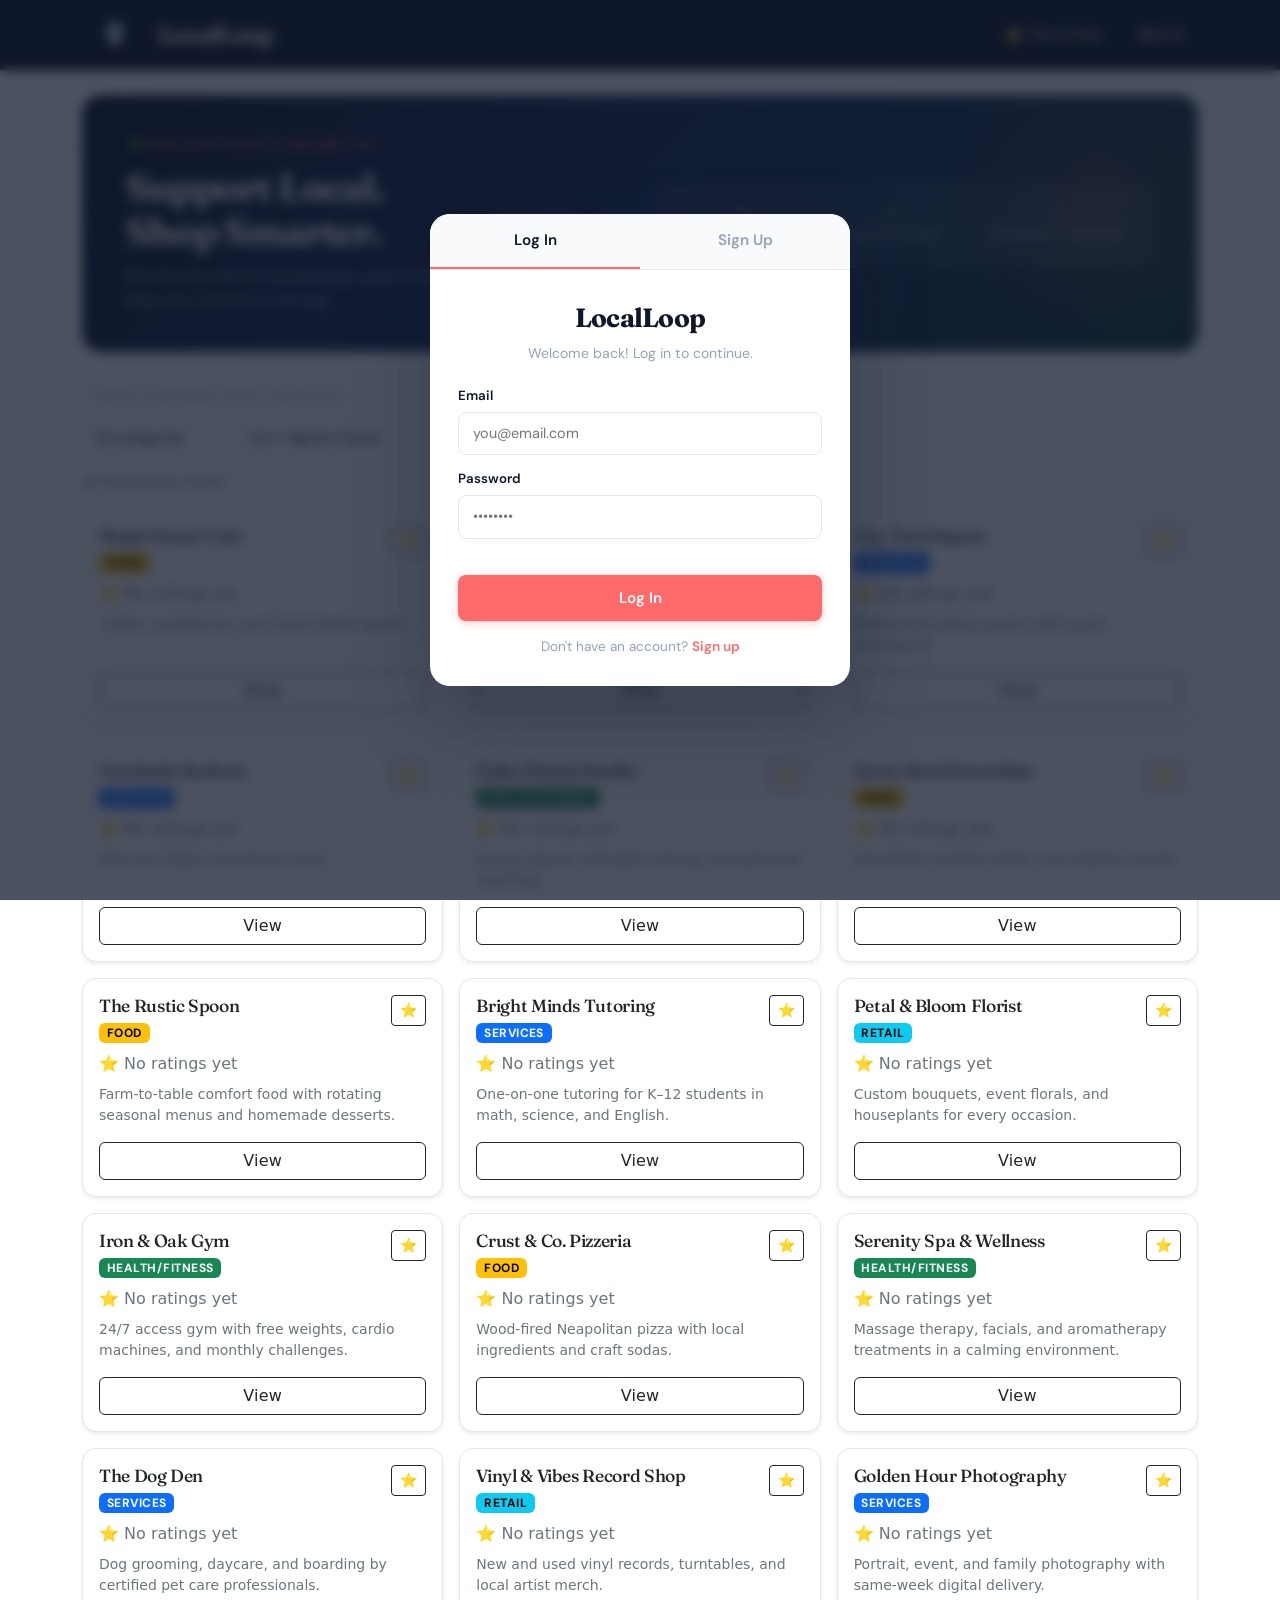
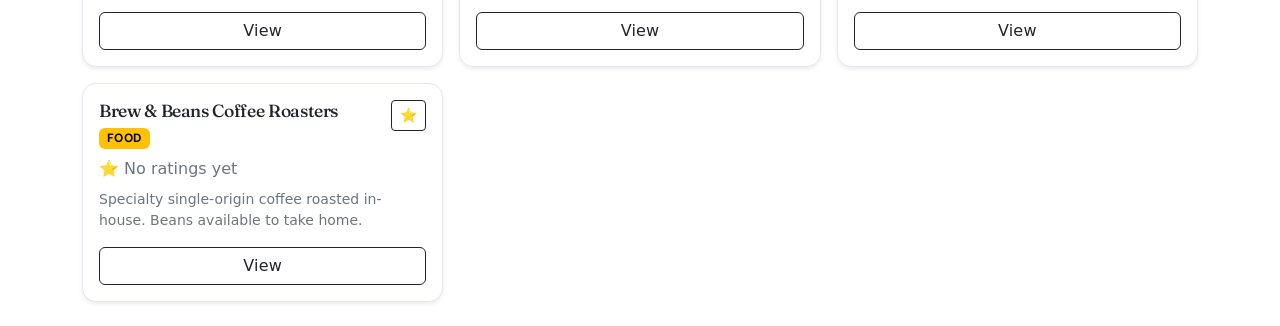
<file: LocalLoop/index.html>
<!doctype html>
<html lang="en">

<head>
  <meta charset="utf-8" />
  <meta name="viewport" content="width=device-width, initial-scale=1" />
  <title>LocalLoop | Discover Local Businesses</title>

  <link rel="stylesheet" href="styles.css" />
  <link href="https://cdn.jsdelivr.net/npm/bootstrap@5.3.3/dist/css/bootstrap.min.css" rel="stylesheet" />
</head>

<body>
  <nav class="navbar navbar-expand-lg border-bottom sticky-top">
    <div class="container">
      <a class="navbar-brand fw-bold" href="index.html">
        <img class="brand-logo" src="assets/logo.png" alt="LocalLoop logo" />
        LocalLoop
      </a>

      <div class="d-flex gap-2">
        <a class="btn btn-outline-brand" href="favorites.html">⭐ Favorites</a>
        <a class="btn btn-outline-brand" href="about.html">About</a>
      </div>
    </div>
  </nav>

  <main class="container my-4">

    <!-- banner with live stats pulled from localStorage -->
    <section class="browse-hero mb-4">
      <div class="browse-hero-inner">
        <div class="browse-hero-text">
          <div class="browse-hero-eyebrow">🌿 Discover What's Around You</div>
          <h1 class="browse-hero-title">Support Local.<br>Shop Smarter.</h1>
          <p class="browse-hero-sub">Browse top-rated local businesses, grab exclusive deals, and keep your community thriving.</p>
        </div>
        <!-- stat numbers get filled in by the script at the bottom -->
        <div class="browse-hero-stats">
          <div class="browse-stat">
            <div class="browse-stat-num" id="statBusinesses">0</div>
            <div class="browse-stat-label">Local Businesses</div>
          </div>
          <div class="browse-stat-divider"></div>
          <div class="browse-stat">
            <div class="browse-stat-num" id="statDeals">0</div>
            <div class="browse-stat-label">Active Deals</div>
          </div>
          <div class="browse-stat-divider"></div>
          <div class="browse-stat">
            <div class="browse-stat-num" id="statReviews">0</div>
            <div class="browse-stat-label">Community Reviews</div>
          </div>
        </div>
      </div>
    </section>

    <!-- search + filter bar -->
    <div class="d-flex flex-wrap gap-2 align-items-center mb-3">
      <input id="searchInput" class="form-control flex-grow-1 minw-240"
        placeholder="Search businesses (name, keywords)..." />

      <select id="categorySelect" class="form-select w-auto">
        <option value="All">All categories</option>
        <option value="Food">Food</option>
        <option value="Retail">Retail</option>
        <option value="Services">Services</option>
        <option value="Health/Fitness">Health/Fitness</option>
      </select>

      <select id="sortSelect" class="form-select w-auto">
        <option value="rating_desc">Sort: Highest Rated</option>
        <option value="reviews_desc">Sort: Most Reviewed</option>
        <option value="az">Sort: A → Z</option>
        <option value="za">Sort: Z → A</option>
      </select>
    </div>

    <div id="statusLine" class="text-secondary small mb-3"></div>

    <!-- business cards go here, rendered by index.js -->
    <div id="businessGrid" class="row g-3"></div>
  </main>

  <script src="data.js"></script>
  <script src="storage.js"></script>
  <script src="common.js"></script>
  <script src="index.js"></script>
  <script>
    // fill in the hero stat numbers from real data
    (function() {
      const businesses = getBusinesses();
      const reviewsMap = getReviewsMap();
      const activeDeals = businesses.filter(b => isDealActive(b.deal)).length;
      const totalReviews = Object.values(reviewsMap).reduce((sum, arr) => sum + arr.length, 0);
      document.getElementById("statBusinesses").textContent = businesses.length;
      document.getElementById("statDeals").textContent = activeDeals;
      document.getElementById("statReviews").textContent = totalReviews;
    })();
  </script>
  <script src="auth.js"></script>
</body>

</html>
</file>
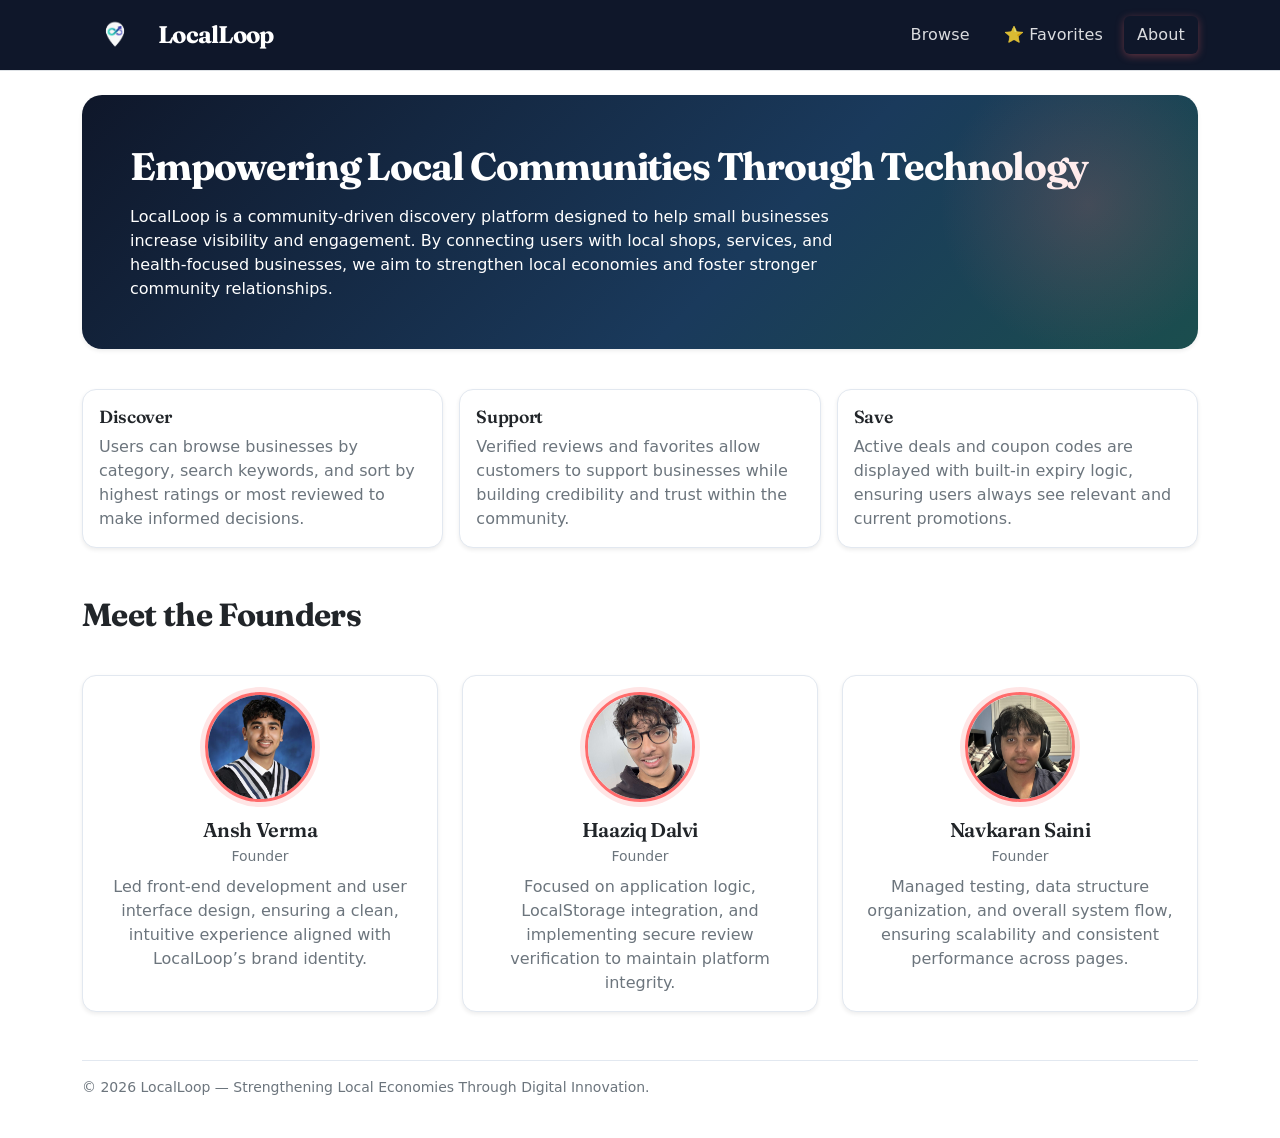
<file: LocalLoop/about.html>
<!doctype html>
<html lang="en">

<head>
  <meta charset="utf-8" />
  <meta name="viewport" content="width=device-width, initial-scale=1" />
  <title>LocalLoop | About</title>

  <link rel="stylesheet" href="styles.css" />
  <link href="https://cdn.jsdelivr.net/npm/bootstrap@5.3.3/dist/css/bootstrap.min.css" rel="stylesheet" />
</head>

<body>
  <nav class="navbar navbar-expand-lg border-bottom sticky-top">
    <div class="container">
      <a class="navbar-brand fw-bold" href="index.html">
        <img class="brand-logo" src="assets/logo.png" alt="LocalLoop logo" />
        LocalLoop
      </a>

      <div class="d-flex gap-2">
        <a class="btn btn-outline-brand" href="index.html">Browse</a>
        <a class="btn btn-outline-brand" href="favorites.html">⭐ Favorites</a>
        <a class="btn btn-brand" href="about.html">About</a>
      </div>
    </div>
  </nav>

  <main class="container my-4">

    <!-- hero -->
    <section class="p-4 p-md-5 hero shadow-sm">
      <h1 class="fw-bold mb-3">Empowering Local Communities Through Technology</h1>
      <p class="mb-0" style="max-width: 75ch;">
        LocalLoop is a community-driven discovery platform designed to help small businesses
        increase visibility and engagement. By connecting users with local shops, services,
        and health-focused businesses, we aim to strengthen local economies and foster
        stronger community relationships.
      </p>
    </section>

    <!-- feature cards -->
    <section class="row g-3 mt-4">
      <div class="col-12 col-md-4">
        <div class="card h-100 shadow-sm">
          <div class="card-body">
            <h5 class="card-title fw-semibold">Discover</h5>
            <p class="text-secondary mb-0">
              Users can browse businesses by category, search keywords, and sort by highest
              ratings or most reviewed to make informed decisions.
            </p>
          </div>
        </div>
      </div>

      <div class="col-12 col-md-4">
        <div class="card h-100 shadow-sm">
          <div class="card-body">
            <h5 class="card-title fw-semibold">Support</h5>
            <p class="text-secondary mb-0">
              Verified reviews and favorites allow customers to support businesses while
              building credibility and trust within the community.
            </p>
          </div>
        </div>
      </div>

      <div class="col-12 col-md-4">
        <div class="card h-100 shadow-sm">
          <div class="card-body">
            <h5 class="card-title fw-semibold">Save</h5>
            <p class="text-secondary mb-0">
              Active deals and coupon codes are displayed with built-in expiry logic,
              ensuring users always see relevant and current promotions.
            </p>
          </div>
        </div>
      </div>
    </section>

    <!-- team -->
    <section class="mt-5">
      <div class="d-flex align-items-end justify-content-between flex-wrap gap-2">
        <h2 class="fw-bold mb-0">Meet the Founders</h2>
      </div>

      <div class="row g-4 mt-3">

        <!-- Ansh -->
        <div class="col-12 col-md-4">
          <div class="card h-100 shadow-sm text-center">
            <div class="card-body">
              <img src="assets/team1.jpg" class="team-img mb-3" alt="Ansh Verma">
              <h5 class="fw-semibold mb-1">Ansh Verma</h5>
              <div class="text-secondary small mb-2">Founder</div>
              <p class="text-secondary mb-0">
                Led front-end development and user interface design, ensuring a clean,
                intuitive experience aligned with LocalLoop’s brand identity.
              </p>
            </div>
          </div>
        </div>

        <!-- Haaziq -->
        <div class="col-12 col-md-4">
          <div class="card h-100 shadow-sm text-center">
            <div class="card-body">
              <img src="assets/team2.jpg" class="team-img mb-3" alt="Haaziq Dalvi">
              <h5 class="fw-semibold mb-1">Haaziq Dalvi</h5>
              <div class="text-secondary small mb-2">Founder</div>
              <p class="text-secondary mb-0">
                Focused on application logic, LocalStorage integration, and implementing
                secure review verification to maintain platform integrity.
              </p>
            </div>
          </div>
        </div>

        <!-- Navkaran -->
        <div class="col-12 col-md-4">
          <div class="card h-100 shadow-sm text-center">
            <div class="card-body">
              <img src="assets/team3.jpg" class="team-img mb-3" alt="Navkaran Saini">
              <h5 class="fw-semibold mb-1">Navkaran Saini</h5>
              <div class="text-secondary small mb-2">Founder</div>
              <p class="text-secondary mb-0">
                Managed testing, data structure organization, and overall system flow,
                ensuring scalability and consistent performance across pages.
              </p>
            </div>
          </div>
        </div>

      </div>
    </section>

    <!-- footer -->
    <footer class="text-secondary small mt-5 pb-3">
      © <span id="year"></span> LocalLoop — Strengthening Local Economies Through Digital Innovation.
    </footer>

  </main>

  <script>
    document.getElementById("year").textContent = new Date().getFullYear();
  </script>
  <script src="auth.js"></script>

</body>

</html>
</file>
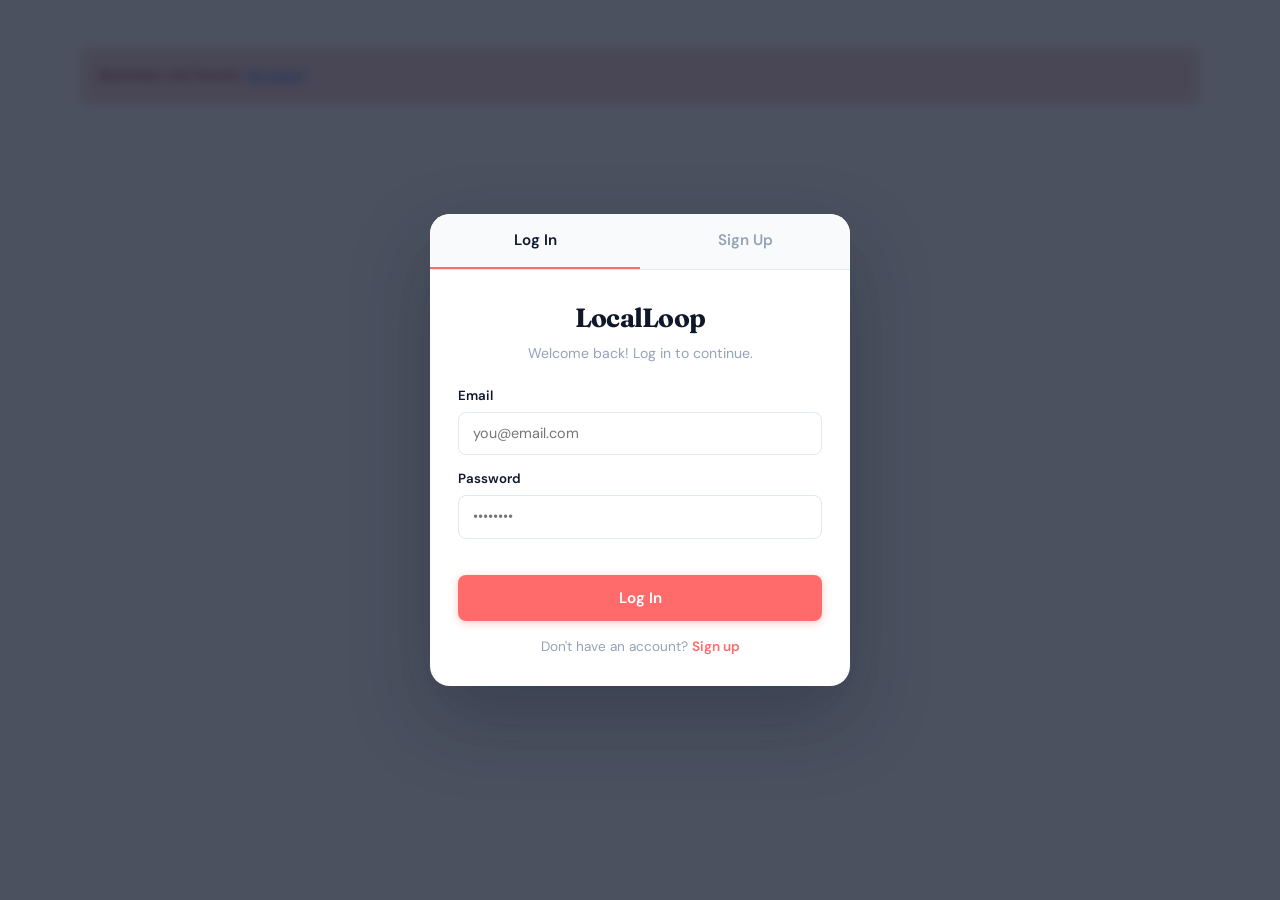
<file: LocalLoop/business.html>
<!doctype html>
<html lang="en">

<head>
  <meta charset="utf-8" />
  <meta name="viewport" content="width=device-width, initial-scale=1" />
  <title>LocalLoop | Business</title>

  <link rel="stylesheet" href="styles.css" />
  <link href="https://cdn.jsdelivr.net/npm/bootstrap@5.3.3/dist/css/bootstrap.min.css" rel="stylesheet" />
</head>

<body>
  <nav class="navbar navbar-expand-lg border-bottom sticky-top">
    <div class="container">
      <a class="navbar-brand fw-bold" href="index.html">
        <img class="brand-logo" src="assets/logo.png" alt="LocalLoop logo" />
        LocalLoop
      </a>

      <div class="d-flex gap-2">
        <a class="btn btn-outline-brand" href="index.html">Browse</a>
        <a class="btn btn-outline-brand" href="favorites.html">⭐ Favorites</a>
        <a class="btn btn-outline-brand" href="about.html">About</a>
      </div>
    </div>
  </nav>

  <main class="container my-4">
    <a href="index.html" class="text-decoration-none">&larr; Back to browse</a>

    <!-- business name, category badge, rating, and favorite button -->
    <div class="d-flex flex-wrap justify-content-between align-items-start gap-3 mt-3">
      <div>
        <h1 id="bizName" class="mb-1"></h1>
        <div class="d-flex flex-wrap gap-2 align-items-center">
          <span id="bizCategory" class="badge text-bg-secondary"></span>
          <span id="bizRating" class="text-secondary"></span>
        </div>
      </div>

      <button id="favBtn" class="btn btn-outline-brand">⭐ Favorite</button>
    </div>

    <div class="row g-3 mt-2">

      <!-- left column: info, deal, and reviews -->
      <div class="col-12 col-lg-7">
        <div class="card shadow-sm">
          <div class="card-body">
            <h5 class="card-title">Business Info</h5>
            <p id="bizDesc" class="mb-2"></p>
            <div class="small text-secondary">
              <div><strong>Address:</strong> <span id="bizAddress"></span></div>
              <div><strong>Phone:</strong> <span id="bizPhone"></span></div>
              <div><strong>Hours:</strong> <span id="bizHours"></span></div>
            </div>
          </div>
        </div>

        <!-- deal card is hidden by default, shown only if the deal is still active -->
        <div id="dealCard" class="card mt-3 shadow-sm d-none">
          <div class="card-body">
            <h5 class="card-title">Deal / Coupon</h5>
            <div class="d-flex flex-wrap gap-2 align-items-center">
              <span id="dealTitle" class="badge text-bg-success"></span>
              <span class="coupon-code">Code: <strong id="dealCode"></strong></span>
              <span class="text-secondary small">Expires: <span id="dealExpiry"></span></span>
            </div>
          </div>
        </div>

        <div class="card mt-3 shadow-sm">
          <div class="card-body">
            <h5 class="card-title">Reviews</h5>
            <div id="reviewsList" class="vstack gap-2"></div>
            <div id="noReviews" class="text-secondary small d-none mt-2">
              No reviews yet. Be the first!
            </div>
          </div>
        </div>
      </div>

      <!-- right column: review submission form -->
      <div class="col-12 col-lg-5">
        <div class="card shadow-sm">
          <div class="card-body">
            <h5 class="card-title">Leave a Review</h5>

            <div id="formMsg" class="alert d-none" role="alert"></div>

            <label class="form-label mt-2">Rating (1–5)</label>
            <select id="ratingInput" class="form-select">
              <option value="">Choose...</option>
              <option>5</option>
              <option>4</option>
              <option>3</option>
              <option>2</option>
              <option>1</option>
            </select>

            <label class="form-label mt-3">Comment</label>
            <textarea id="commentInput" class="form-control" rows="4"
              placeholder="What was your experience like?"></textarea>

            <!-- math captcha to cut down on spam -->
            <div class="mt-3 p-3 border rounded">
              <div class="small text-secondary mb-2">
                Verification step (anti-bot): answer the question below.
              </div>
              <div class="d-flex flex-wrap gap-2 align-items-center">
                <span id="captchaQuestion" class="badge text-bg-dark"></span>
                <input id="captchaInput" class="form-control w-auto" placeholder="Answer" />
                <button id="newCaptchaBtn" class="btn btn-outline-secondary btn-sm">New</button>
              </div>
            </div>

            <button id="submitReviewBtn" class="btn btn-brand mt-3 w-100">
              Submit Review
            </button>
          </div>
        </div>
      </div>
    </div>
  </main>

  <script src="data.js"></script>
  <script src="storage.js"></script>
  <script src="common.js"></script>
  <script src="business.js"></script>
  <script src="auth.js"></script>
</body>

</html>
</file>
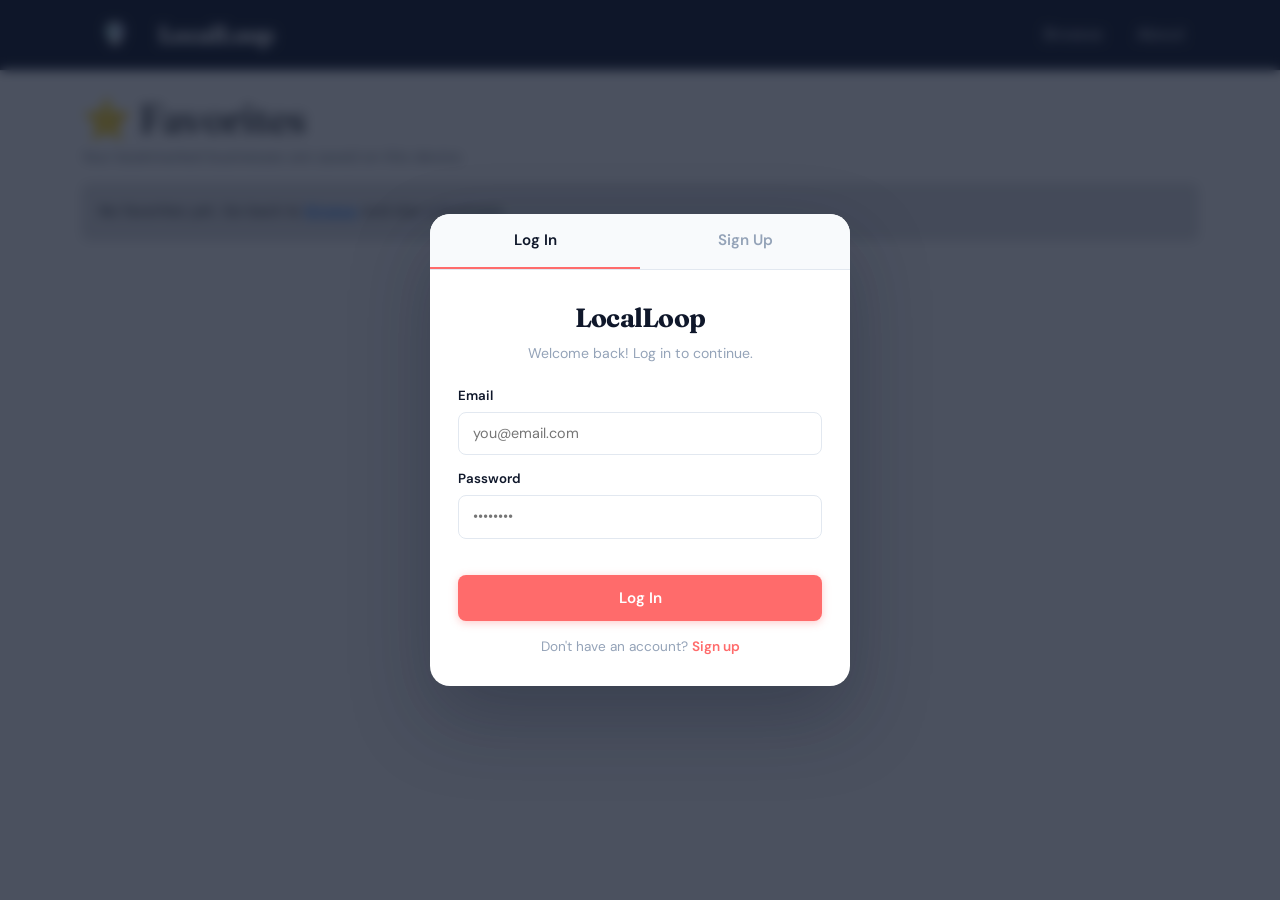
<file: LocalLoop/favorites.html>
<!doctype html>
<html lang="en">

<head>
  <meta charset="utf-8" />
  <meta name="viewport" content="width=device-width, initial-scale=1" />
  <title>LocalLoop | Favorites</title>

  <link rel="stylesheet" href="styles.css" />
  <link href="https://cdn.jsdelivr.net/npm/bootstrap@5.3.3/dist/css/bootstrap.min.css" rel="stylesheet" />
</head>

<body>
  <nav class="navbar navbar-expand-lg border-bottom sticky-top">
    <div class="container">
      <a class="navbar-brand fw-bold" href="index.html">
        <img class="brand-logo" src="assets/logo.png" alt="LocalLoop logo" />
        LocalLoop
      </a>

      <div class="d-flex gap-2">
        <a class="btn btn-outline-brand" href="index.html">Browse</a>
        <a class="btn btn-outline-brand" href="about.html">About</a>
      </div>
    </div>
  </nav>

  <main class="container my-4">
    <h1 class="mb-1">⭐ Favorites</h1>
    <div class="text-secondary small mb-3">
      Your bookmarked businesses are saved on this device.
    </div>

    <!-- shown only when there are no saved businesses -->
    <div id="emptyState" class="alert alert-secondary d-none">
      No favorites yet. Go back to <a href="index.html">Browse</a> and star a business.
    </div>

    <!-- favorites.js fills this in, grouped by category -->
    <div id="favGrid" class="row g-3"></div>
  </main>

  <script src="data.js"></script>
  <script src="storage.js"></script>
  <script src="common.js"></script>
  <script src="favorites.js"></script>
  <script src="auth.js"></script>
</body>

</html>
</file>
<file: LocalLoop/styles.css>
/* localloop brand variables */
/* DM Sans for body text, Fraunces for headings — loaded from Google Fonts */
@import url('https://fonts.googleapis.com/css2?family=DM+Sans:ital,opsz,wght@0,9..40,300;0,9..40,400;0,9..40,500;0,9..40,600;0,9..40,700;1,9..40,400&family=Fraunces:ital,opsz,wght@0,9..144,400;0,9..144,600;0,9..144,700;1,9..144,400&display=swap');

:root {
  --midnight: #0F172A;
  --midnight-700: #1E293B;
  --midnight-600: #334155;
  --coral: #FF6B6B;
  --coral-dark: #e85555;
  --coral-soft: #FFE5E5;
  --bg: #F8FAFC;
  --text-dark: #0F172A;
  --text-mid: #475569;
  --text-light: #94A3B8;
  --white: #ffffff;
  --radius: 14px;
  --radius-sm: 8px;
}

/* global */
*,
*::before,
*::after {
  box-sizing: border-box;
}

body {
  background-color: var(--bg);
  color: var(--text-dark);
  font-family: "DM Sans", system-ui, sans-serif;
  font-size: 15px;
  line-height: 1.6;
  -webkit-font-smoothing: antialiased;
}

h1,
h2,
h3,
h4,
h5,
h6 {
  font-family: "Fraunces", serif;
  font-weight: 700;
  letter-spacing: -0.02em;
}

a {
  text-decoration: none;
  transition: color 0.15s ease;
}

/* navbar */
.navbar {
  background: var(--midnight) !important;
  box-shadow: 0 1px 0 rgba(255, 255, 255, 0.06);
}

.navbar .navbar-brand {
  color: var(--white) !important;
  font-family: "Fraunces", serif;
  font-weight: 700;
  font-size: 1.5rem;
  display: flex;
  align-items: center;
  gap: 10px;
  letter-spacing: -0.03em;
  transition: opacity 0.15s ease;
}

.navbar .navbar-brand:hover {
  opacity: 0.85;
  color: var(--white) !important;
}

.navbar a {
  color: rgba(255, 255, 255, 0.85) !important;
  transition: color 0.15s ease;
}

.navbar a:hover {
  color: var(--coral) !important;
}

/* logo size */
.brand-logo {
  height: 44px;
  width: auto;
}

/* buttons */
.btn {
  font-family: "DM Sans", sans-serif;
  font-weight: 500;
  border-radius: var(--radius-sm);
  transition: all 0.18s ease;
  letter-spacing: 0.01em;
}

.btn-brand {
  background-color: var(--coral);
  border: none;
  color: var(--white);
  font-weight: 600;
  box-shadow: 0 2px 8px rgba(255, 107, 107, 0.35);
}

.btn-brand:hover {
  background-color: var(--coral-dark);
  color: var(--white);
  box-shadow: 0 4px 14px rgba(255, 107, 107, 0.45);
  transform: translateY(-1px);
}

.btn-brand:active {
  transform: translateY(0);
}

.btn-outline-brand {
  border: 1.5px solid rgba(255, 255, 255, 0.4);
  color: var(--white) !important;
  background: transparent;
}

.btn-outline-brand:hover {
  background-color: rgba(255, 107, 107, 0.15);
  border-color: var(--coral);
  color: var(--coral) !important;
}

/* view button on cards */
.btn-outline-dark {
  border: 1.5px solid #CBD5E1;
  color: var(--text-dark);
  background: transparent;
  font-weight: 500;
}

.btn-outline-dark:hover {
  background-color: var(--midnight);
  border-color: var(--midnight);
  color: var(--white);
  transform: translateY(-1px);
}

.btn-dark {
  background-color: var(--coral);
  border-color: var(--coral);
  color: var(--white);
}

.btn-dark:hover {
  background-color: var(--coral-dark);
  border-color: var(--coral-dark);
  color: var(--white);
}

/* hero section */
.hero {
  background: linear-gradient(135deg, var(--midnight) 0%, #1a3a5c 60%, #1b4e4e 100%);
  color: var(--white);
  border-radius: 20px;
  position: relative;
  overflow: hidden;
}

.hero::before {
  content: "";
  position: absolute;
  top: -40px;
  right: -40px;
  width: 300px;
  height: 300px;
  background: radial-gradient(circle, rgba(255, 107, 107, 0.18) 0%, transparent 70%);
  pointer-events: none;
}

.hero h1 {
  font-family: "Fraunces", serif;
  font-size: clamp(1.6rem, 4vw, 2.4rem);
  line-height: 1.2;
  letter-spacing: -0.03em;
}

/* cards */
.card {
  border: 1px solid #E2E8F0 !important;
  border-radius: var(--radius) !important;
  background: var(--white);
  transition: all 0.22s ease;
}

.card:hover {
  transform: translateY(-4px);
  box-shadow: 0 12px 32px rgba(15, 23, 42, 0.1) !important;
  border-color: #CBD5E1 !important;
}

.card-title {
  font-family: "Fraunces", serif;
  font-size: 1.1rem;
  letter-spacing: -0.02em;
  color: var(--text-dark);
}

/* search & filter bar */
.minw-240 {
  min-width: 240px;
}

input.form-control,
select.form-select,
textarea.form-control {
  border: 1.5px solid #E2E8F0;
  border-radius: var(--radius-sm);
  font-family: "DM Sans", sans-serif;
  font-size: 0.9rem;
  color: var(--text-dark);
  background: var(--white);
  transition: border-color 0.15s ease, box-shadow 0.15s ease;
}

input.form-control:focus,
select.form-select:focus,
textarea.form-control:focus {
  border-color: var(--coral);
  box-shadow: 0 0 0 3px rgba(255, 107, 107, 0.15);
  outline: none;
}

input.form-control::placeholder {
  color: var(--text-light);
}

/* category badges */
.badge {
  font-family: "DM Sans", sans-serif;
  font-weight: 600;
  font-size: 0.72rem;
  letter-spacing: 0.04em;
  text-transform: uppercase;
  border-radius: 6px;
  padding: 3px 8px;
}

.text-bg-warning {
  background-color: #FEF3C7 !important;
  color: #92400E !important;
}

.text-bg-info {
  background-color: #E0F2FE !important;
  color: #075985 !important;
}

.text-bg-primary {
  background-color: #EEF2FF !important;
  color: #3730A3 !important;
}

.text-bg-success {
  background-color: #D1FAE5 !important;
  color: #065F46 !important;
}

.text-bg-secondary {
  background-color: #F1F5F9 !important;
  color: #475569 !important;
}

.text-bg-dark {
  background-color: var(--midnight) !important;
  color: var(--white) !important;
}

/* status line */
#statusLine {
  color: var(--text-light);
  font-size: 0.85rem;
  font-weight: 500;
}

/* deal section */
.coupon-code {
  font-family: "DM Sans", monospace;
  background: var(--coral-soft);
  color: var(--coral-dark);
  font-weight: 600;
  border-radius: 6px;
  padding: 3px 10px;
  font-size: 0.85rem;
  letter-spacing: 0.05em;
}

/* reviews */
#reviewsList .border {
  border: 1.5px solid #E2E8F0 !important;
  border-radius: var(--radius-sm);
  background: var(--bg);
}

/* team section */
.team-img {
  width: 110px;
  height: 110px;
  object-fit: cover;
  border-radius: 50%;
  border: 3px solid var(--coral);
  box-shadow: 0 0 0 5px var(--coral-soft);
}

/* footer */
footer {
  border-top: 1px solid #E2E8F0;
  padding-top: 16px;
  color: var(--text-light) !important;
  font-size: 0.83rem;
}

/* alerts */
.alert {
  border-radius: var(--radius-sm);
  font-size: 0.9rem;
  border: none;
}

.alert-success {
  background-color: #D1FAE5;
  color: #065F46;
}

.alert-warning {
  background-color: #FEF3C7;
  color: #92400E;
}

.alert-danger {
  background-color: #FFE5E5;
  color: #991B1B;
}

.alert-secondary {
  background-color: #F1F5F9;
  color: var(--text-mid);
}

/* verification / captcha box */
.border.rounded {
  border: 1.5px solid #E2E8F0 !important;
  border-radius: var(--radius-sm) !important;
  background: #F8FAFC;
}

/* back link */
main>a.text-decoration-none {
  color: var(--text-mid);
  font-size: 0.9rem;
  font-weight: 500;
  display: inline-flex;
  align-items: center;
  gap: 4px;
  transition: color 0.15s ease;
}

main>a.text-decoration-none:hover {
  color: var(--coral);
}

/* favorite button active state */
#favBtn.btn-dark {
  background: var(--coral-soft);
  border: 1.5px solid var(--coral);
  color: var(--coral);
  font-weight: 600;
}

#favBtn.btn-outline-dark {
  border: 1.5px solid #CBD5E1;
  color: var(--text-mid);
}

/* scrollbar (subtle) */
::-webkit-scrollbar {
  width: 6px;
}

::-webkit-scrollbar-track {
  background: transparent;
}

::-webkit-scrollbar-thumb {
  background: #CBD5E1;
  border-radius: 10px;
}

::-webkit-scrollbar-thumb:hover {
  background: var(--coral);
}

/* browse hero banner */
.browse-hero {
  background: linear-gradient(135deg, var(--midnight) 0%, #1a3a5c 55%, #1b4e4e 100%);
  border-radius: 20px;
  padding: 40px 44px;
  overflow: hidden;
  position: relative;
}

.browse-hero::after {
  content: "";
  position: absolute;
  bottom: -60px;
  right: -60px;
  width: 260px;
  height: 260px;
  background: radial-gradient(circle, rgba(255, 107, 107, 0.14) 0%, transparent 70%);
  pointer-events: none;
}

.browse-hero-inner {
  display: flex;
  align-items: center;
  justify-content: space-between;
  gap: 32px;
}

.browse-hero-text {
  flex: 1;
}

.browse-hero-eyebrow {
  font-size: 0.83rem;
  font-weight: 600;
  letter-spacing: 0.08em;
  text-transform: uppercase;
  color: var(--coral);
  margin-bottom: 12px;
}

.browse-hero-title {
  font-family: "Fraunces", serif;
  font-size: clamp(1.6rem, 3.5vw, 2.4rem);
  font-weight: 700;
  color: #fff;
  line-height: 1.15;
  letter-spacing: -0.03em;
  margin-bottom: 12px;
}

.browse-hero-sub {
  color: rgba(255, 255, 255, 0.65);
  font-size: 0.95rem;
  max-width: 50ch;
  margin-bottom: 28px;
  line-height: 1.6;
}

.browse-hero-stats {
  display: flex;
  align-items: center;
  gap: 20px;
}

.browse-stat {
  text-align: center;
}

.browse-stat span {
  display: block;
  font-family: "Fraunces", serif;
  font-size: 1.7rem;
  font-weight: 700;
  color: #fff;
  line-height: 1;
}

.browse-stat div {
  font-size: 0.75rem;
  color: rgba(255, 255, 255, 0.5);
  font-weight: 500;
  text-transform: uppercase;
  letter-spacing: 0.06em;
  margin-top: 4px;
}

.browse-stat-divider {
  width: 1px;
  height: 36px;
  background: rgba(255, 255, 255, 0.15);
}

/* floating icon decoration */
.browse-hero-visual {
  flex-shrink: 0;
}

.hero-blob {
  width: 140px;
  height: 140px;
  background: rgba(255, 255, 255, 0.06);
  border-radius: 50%;
  display: flex;
  align-items: center;
  justify-content: center;
  position: relative;
}

.hero-blob-ring {
  position: absolute;
  inset: -10px;
  border-radius: 50%;
  border: 2px dashed rgba(255, 107, 107, 0.35);
  animation: slowSpin 18s linear infinite;
}

.hero-blob-icon {
  font-size: 3.2rem;
  animation: floatBob 3.5s ease-in-out infinite;
}

@keyframes slowSpin {
  from {
    transform: rotate(0deg);
  }

  to {
    transform: rotate(360deg);
  }
}

@keyframes floatBob {

  0%,
  100% {
    transform: translateY(0);
  }

  50% {
    transform: translateY(-8px);
  }
}

/* hide the icon on mobile */
@media (max-width: 600px) {
  .browse-hero {
    padding: 28px 24px;
  }

  .browse-hero-visual {
    display: none;
  }
}

/* browse hero banner */
.browse-hero {
  background: linear-gradient(135deg, var(--midnight) 0%, #1a2f5a 50%, #1b3d3d 100%);
  border-radius: 20px;
  padding: 0;
  overflow: hidden;
  position: relative;
}

.browse-hero::before {
  content: "";
  position: absolute;
  top: -60px;
  right: -60px;
  width: 320px;
  height: 320px;
  background: radial-gradient(circle, rgba(255, 107, 107, 0.15) 0%, transparent 68%);
  pointer-events: none;
}

.browse-hero::after {
  content: "";
  position: absolute;
  bottom: -40px;
  left: 30%;
  width: 220px;
  height: 220px;
  background: radial-gradient(circle, rgba(255, 107, 107, 0.08) 0%, transparent 70%);
  pointer-events: none;
}

.browse-hero-inner {
  position: relative;
  z-index: 1;
  display: flex;
  align-items: center;
  justify-content: space-between;
  gap: 32px;
  padding: 40px 44px;
  flex-wrap: wrap;
}

.browse-hero-eyebrow {
  font-size: 0.82rem;
  font-weight: 600;
  letter-spacing: 0.08em;
  text-transform: uppercase;
  color: rgba(255, 107, 107, 0.9);
  margin-bottom: 10px;
  font-family: "DM Sans", sans-serif;
}

.browse-hero-title {
  font-family: "Fraunces", serif;
  font-size: clamp(1.7rem, 3.5vw, 2.4rem); /* scales nicely between mobile and desktop */
  font-weight: 700;
  color: #fff;
  line-height: 1.15;
  letter-spacing: -0.03em;
  margin: 0 0 12px 0;
}

.browse-hero-sub {
  font-family: "DM Sans", sans-serif;
  font-size: 0.92rem;
  color: rgba(255, 255, 255, 0.65);
  max-width: 42ch;
  line-height: 1.6;
  margin: 0;
}

.browse-hero-stats {
  display: flex;
  align-items: center;
  gap: 24px;
  background: rgba(255, 255, 255, 0.07);
  border: 1px solid rgba(255, 255, 255, 0.12);
  border-radius: 16px;
  padding: 20px 28px;
  backdrop-filter: blur(8px); /* frosted glass effect on the stats box */
  flex-shrink: 0;
}

.browse-stat {
  text-align: center;
}

.browse-stat-num {
  font-family: "Fraunces", serif;
  font-size: 1.9rem;
  font-weight: 700;
  color: #fff;
  line-height: 1;
  letter-spacing: -0.03em;
}

.browse-stat-label {
  font-family: "DM Sans", sans-serif;
  font-size: 0.75rem;
  color: rgba(255, 255, 255, 0.5);
  margin-top: 5px;
  font-weight: 500;
  white-space: nowrap;
}

.browse-stat-divider {
  width: 1px;
  height: 36px;
  background: rgba(255, 255, 255, 0.15);
}

@media (max-width: 640px) {
  .browse-hero-inner {
    padding: 28px 24px;
    flex-direction: column;
    align-items: flex-start;
  }

  .browse-hero-stats {
    width: 100%;
    justify-content: space-around;
    padding: 16px 20px;
  }
}

/* favorites category headings */
.fav-category-heading {
  display: flex;
  align-items: center;
  justify-content: space-between;
  border-bottom: 2px solid #E2E8F0;
  padding-bottom: 8px;
  margin-bottom: 4px;
}

.fav-category-label {
  font-family: "Fraunces", serif;
  font-size: 1.15rem;
  font-weight: 700;
  color: var(--text-dark);
  letter-spacing: -0.02em;
}

.fav-category-count {
  font-family: "DM Sans", sans-serif;
  font-size: 0.8rem;
  font-weight: 600;
  color: var(--text-light);
  background: #F1F5F9;
  border-radius: 20px;
  padding: 2px 10px;
}
</file>
